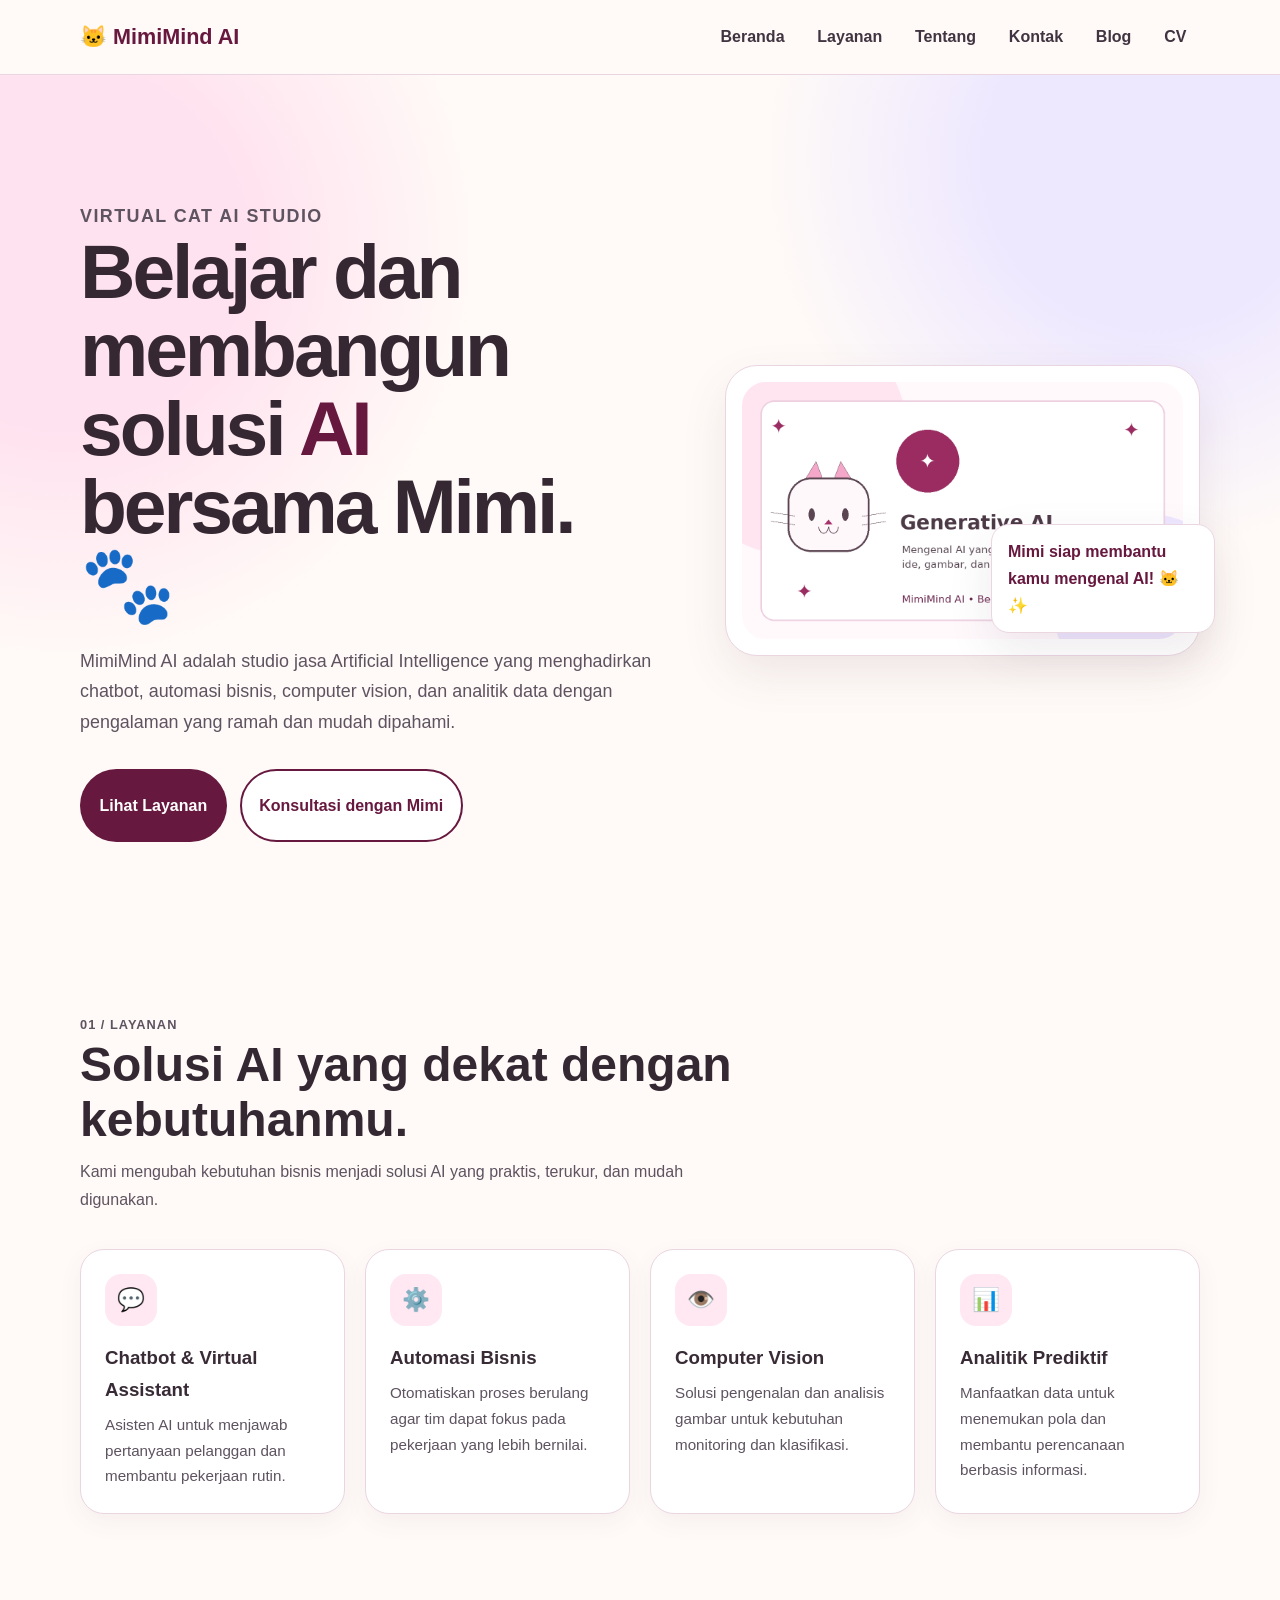
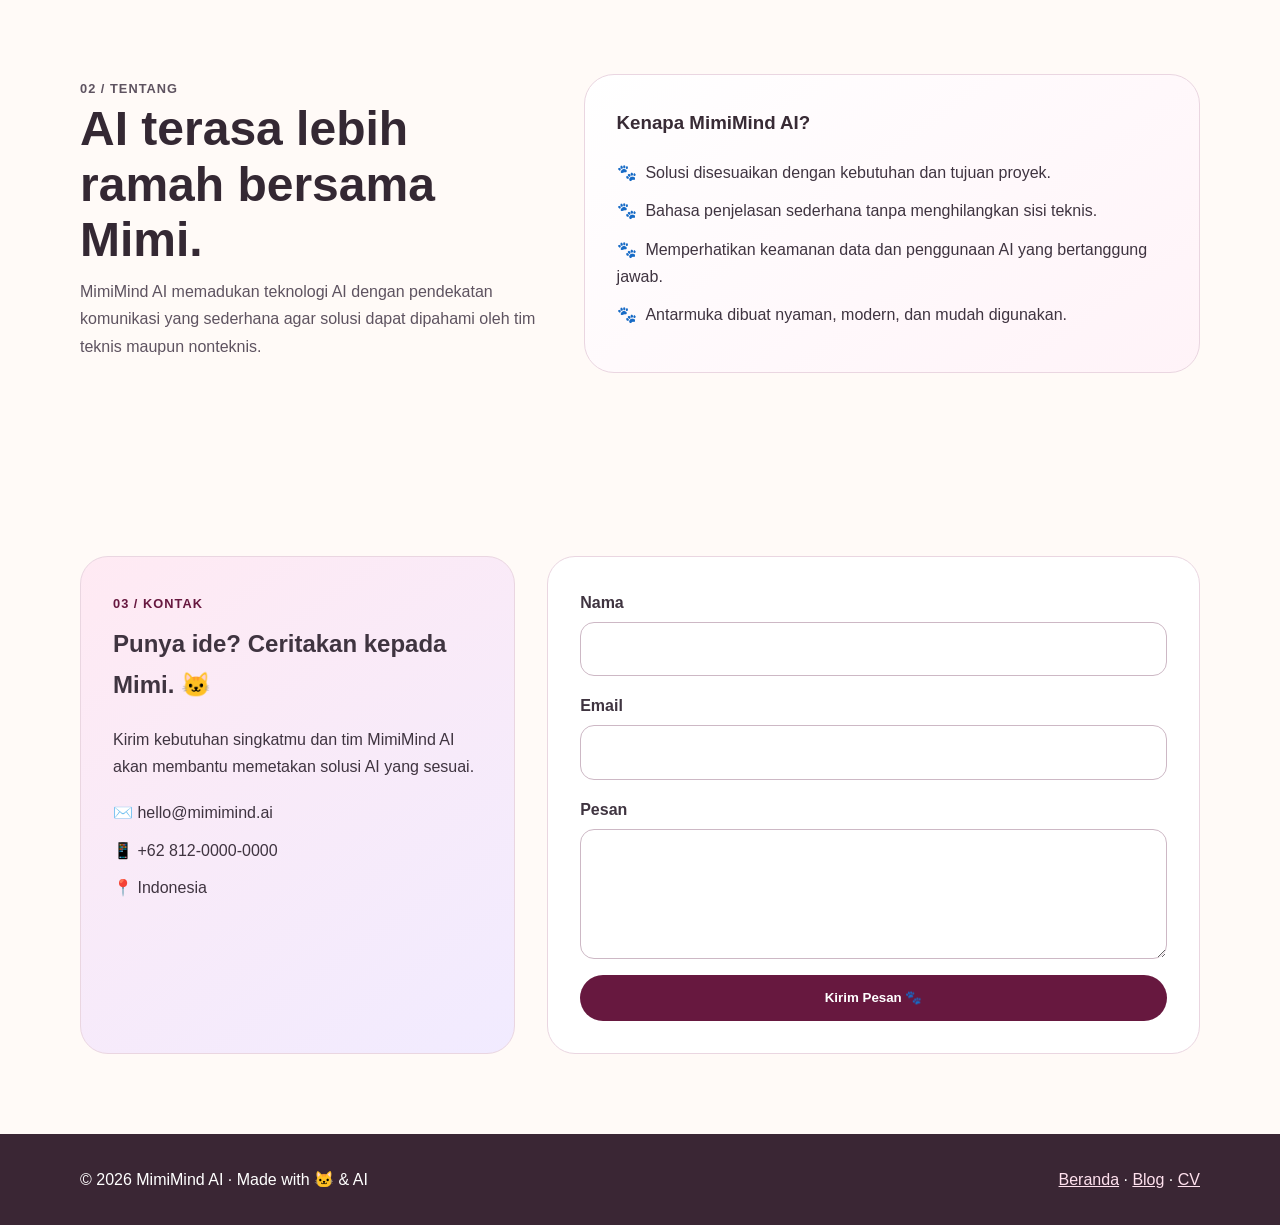
<file: index.html>
<!doctype html>
<html lang="id">
<head>
  <meta charset="utf-8">
  <meta name="viewport" content="width=device-width, initial-scale=1">
  <meta name="theme-color" content="#ffe8f2">
  <link rel="icon" href="assets/img/favicon.svg" type="image/svg+xml">
  <meta name="description" content="MimiMind AI menyediakan layanan chatbot, automasi bisnis, computer vision, dan analitik AI dengan pendekatan yang ramah.">
  <title>MimiMind AI — Virtual Cat AI Studio</title>
  <link rel="stylesheet" href="assets/css/style.css">
</head>
<body>
  <a class="skip-link" href="#main-content">Lewati ke konten utama</a>

  <!-- Header dan navigasi utama -->
  <header class="site-header">
    <nav class="navbar-custom" aria-label="Navigasi utama">
      <a class="brand" href="index.html">🐱 MimiMind AI</a>
      <ul class="nav-links">
        <li><a href="index.html">Beranda</a></li>
        <li><a href="#layanan">Layanan</a></li>
        <li><a href="#tentang">Tentang</a></li>
        <li><a href="#kontak">Kontak</a></li>
        <li><a href="blog.html">Blog</a></li>
        <li><a href="cv.html">CV</a></li>
      </ul>
    </nav>
  </header>

  <main id="main-content">
    <!-- Hero / value proposition -->
    <section class="hero" aria-labelledby="hero-title">
      <div class="container hero-grid">
        <div>
          <p class="eyebrow">Virtual Cat AI Studio</p>
          <h1 id="hero-title">Belajar dan membangun solusi <span>AI</span> bersama Mimi. 🐾</h1>
          <p>MimiMind AI adalah studio jasa Artificial Intelligence yang menghadirkan chatbot, automasi bisnis, computer vision, dan analitik data dengan pengalaman yang ramah dan mudah dipahami.</p>
          <div class="hero-actions">
            <a class="btn btn-primary" href="#layanan">Lihat Layanan</a>
            <a class="btn btn-secondary" href="#kontak">Konsultasi dengan Mimi</a>
          </div>
        </div>

        <div class="hero-card">
          <img src="assets/img/ai-generative.png" alt="Ilustrasi Mimi, kucing virtual, belajar Generative AI">
          <div class="cat-note">Mimi siap membantu kamu mengenal AI! 🐱✨</div>
        </div>
      </div>
    </section>

    <!-- Layanan AI -->
    <section class="section" id="layanan" aria-labelledby="layanan-title">
      <div class="container">
        <div class="section-heading">
          <p class="eyebrow">01 / Layanan</p>
          <h2 id="layanan-title">Solusi AI yang dekat dengan kebutuhanmu.</h2>
          <p>Kami mengubah kebutuhan bisnis menjadi solusi AI yang praktis, terukur, dan mudah digunakan.</p>
        </div>

        <div class="services-grid">
          <article class="service-card">
            <div class="icon-box" aria-hidden="true">💬</div>
            <h3>Chatbot &amp; Virtual Assistant</h3>
            <p>Asisten AI untuk menjawab pertanyaan pelanggan dan membantu pekerjaan rutin.</p>
          </article>
          <article class="service-card">
            <div class="icon-box" aria-hidden="true">⚙️</div>
            <h3>Automasi Bisnis</h3>
            <p>Otomatiskan proses berulang agar tim dapat fokus pada pekerjaan yang lebih bernilai.</p>
          </article>
          <article class="service-card">
            <div class="icon-box" aria-hidden="true">👁️</div>
            <h3>Computer Vision</h3>
            <p>Solusi pengenalan dan analisis gambar untuk kebutuhan monitoring dan klasifikasi.</p>
          </article>
          <article class="service-card">
            <div class="icon-box" aria-hidden="true">📊</div>
            <h3>Analitik Prediktif</h3>
            <p>Manfaatkan data untuk menemukan pola dan membantu perencanaan berbasis informasi.</p>
          </article>
        </div>
      </div>
    </section>

    <!-- Tentang dan keunggulan -->
    <section class="section" id="tentang" aria-labelledby="tentang-title">
      <div class="container about-grid">
        <div class="section-heading">
          <p class="eyebrow">02 / Tentang</p>
          <h2 id="tentang-title">AI terasa lebih ramah bersama Mimi.</h2>
          <p>MimiMind AI memadukan teknologi AI dengan pendekatan komunikasi yang sederhana agar solusi dapat dipahami oleh tim teknis maupun nonteknis.</p>
        </div>
        <div class="about-panel">
          <h3>Kenapa MimiMind AI?</h3>
          <ul class="check-list">
            <li>Solusi disesuaikan dengan kebutuhan dan tujuan proyek.</li>
            <li>Bahasa penjelasan sederhana tanpa menghilangkan sisi teknis.</li>
            <li>Memperhatikan keamanan data dan penggunaan AI yang bertanggung jawab.</li>
            <li>Antarmuka dibuat nyaman, modern, dan mudah digunakan.</li>
          </ul>
        </div>
      </div>
    </section>

    <!-- Kontak / CTA -->
    <section class="section" id="kontak" aria-labelledby="kontak-title">
      <div class="container contact-wrap">
        <div class="contact-info">
          <p class="eyebrow">03 / Kontak</p>
          <h2 id="kontak-title">Punya ide? Ceritakan kepada Mimi. 🐱</h2>
          <p>Kirim kebutuhan singkatmu dan tim MimiMind AI akan membantu memetakan solusi AI yang sesuai.</p>
          <ul class="contact-list">
            <li>✉️ hello@mimimind.ai</li>
            <li>📱 +62 812-0000-0000</li>
            <li>📍 Indonesia</li>
          </ul>
        </div>

        <form class="contact-form" action="#" method="post">
          <div class="form-grid">
            <div class="form-group">
              <label for="nama">Nama</label>
              <input id="nama" name="nama" type="text" autocomplete="name" required>
            </div>
            <div class="form-group">
              <label for="email">Email</label>
              <input id="email" name="email" type="email" autocomplete="email" required>
            </div>
            <div class="form-group">
              <label for="pesan">Pesan</label>
              <textarea id="pesan" name="pesan" required></textarea>
            </div>
            <button class="btn btn-primary" type="submit">Kirim Pesan 🐾</button>
          </div>
        </form>
      </div>
    </section>
  </main>

  <!-- Footer -->
  <footer class="site-footer">
    <div class="container footer-inner">
      <span>© 2026 MimiMind AI · Made with 🐱 &amp; AI</span>
      <span><a href="index.html">Beranda</a> · <a href="blog.html">Blog</a> · <a href="cv.html">CV</a></span>
    </div>
  </footer>
</body>
</html>
</file>
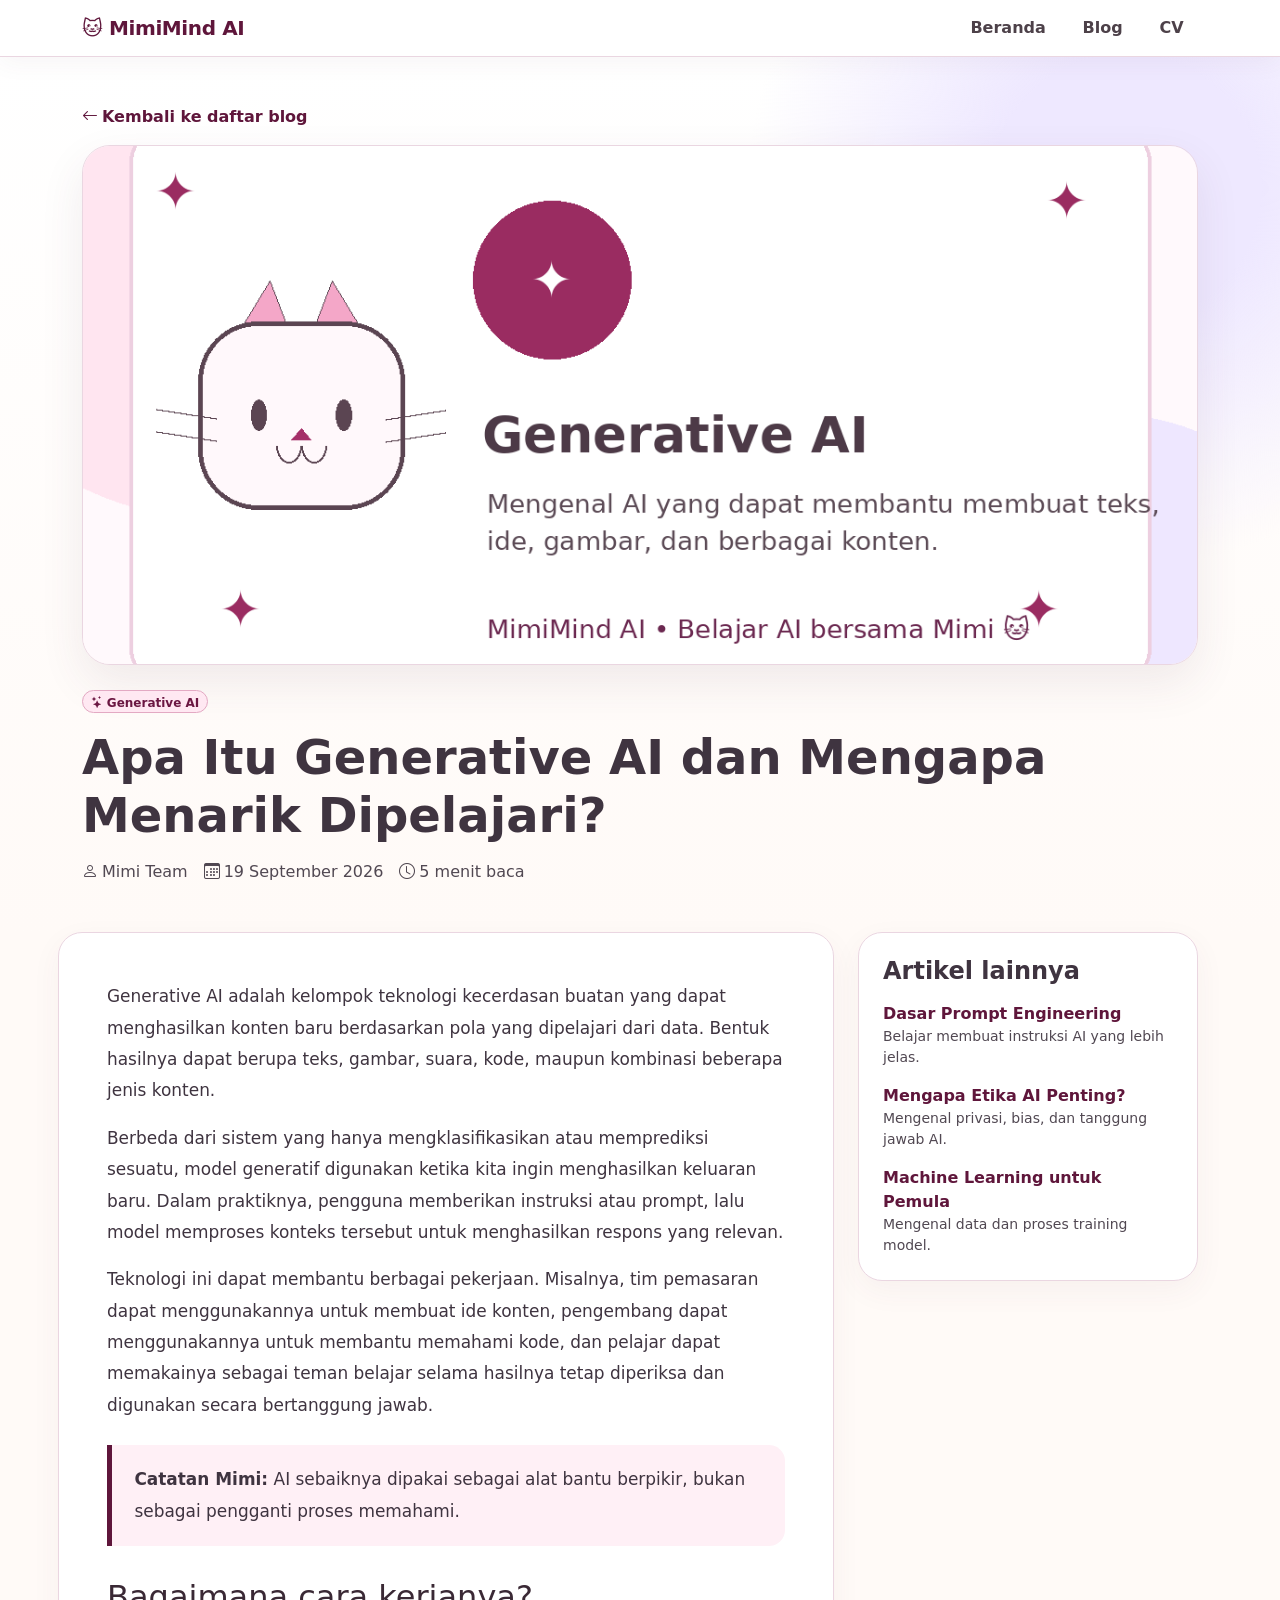
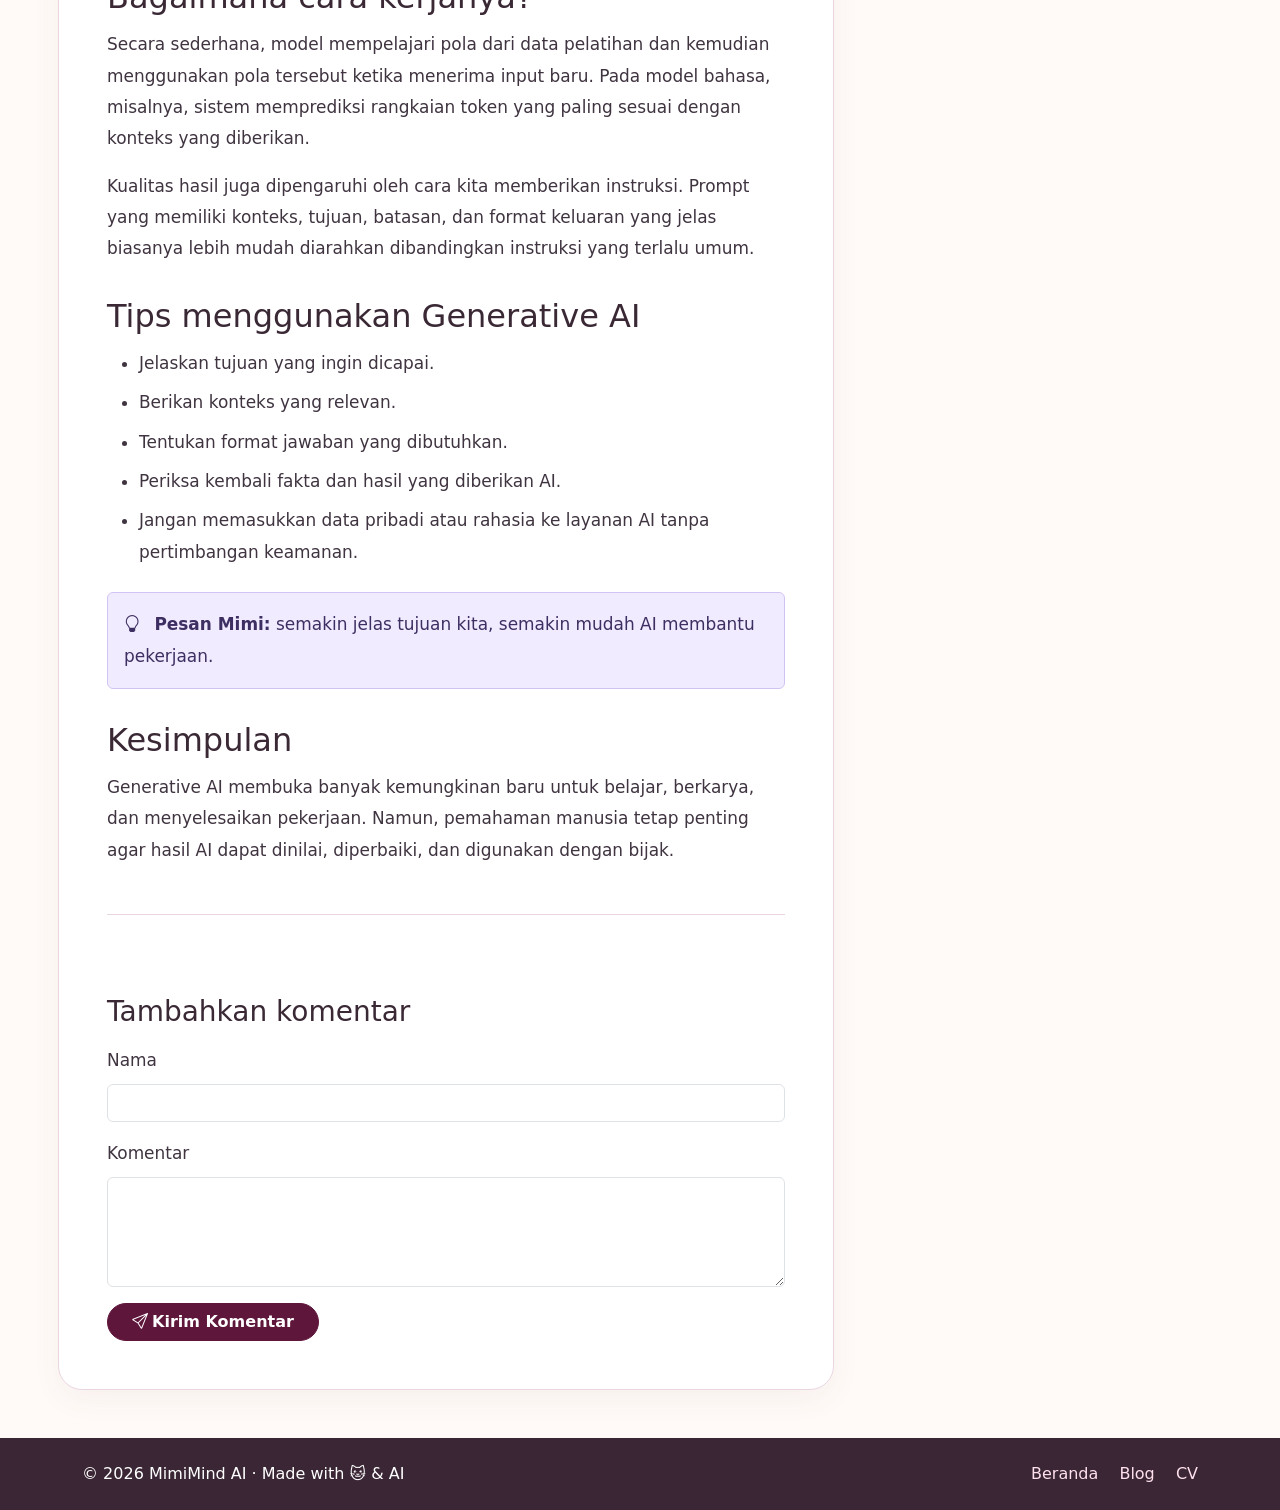
<file: blog-detail.html>
<!doctype html>
<html lang="id">
<head>
  <meta charset="utf-8">
  <meta name="viewport" content="width=device-width, initial-scale=1">
  <meta name="theme-color" content="#ffe8f2">
  <link rel="icon" href="assets/img/favicon.svg" type="image/svg+xml">
  <meta name="description" content="Artikel MimiMind AI tentang Generative AI dan cara memahami teknologi AI generatif.">
  <title>Apa Itu Generative AI? — MimiMind AI</title>
  <link rel="preconnect" href="https://cdn.jsdelivr.net" crossorigin>
  <link href="https://cdn.jsdelivr.net/npm/bootstrap@5.3.8/dist/css/bootstrap.min.css" rel="stylesheet">
  <link href="https://cdn.jsdelivr.net/npm/bootstrap-icons@1.13.1/font/bootstrap-icons.min.css" rel="stylesheet">
  <link rel="stylesheet" href="assets/css/bootstrap-custom.css">
</head>
<body class="mimi-bootstrap-page">
  <!-- Navigasi Bootstrap 5 -->
  <nav class="navbar navbar-expand-lg mimi-navbar sticky-top" aria-label="Navigasi MimiMind AI">
    <div class="container">
      <a class="navbar-brand mimi-brand" href="index.html">🐱 MimiMind <strong>AI</strong></a>
      <button class="navbar-toggler" type="button" data-bs-toggle="collapse" data-bs-target="#mainNav" aria-controls="mainNav" aria-expanded="false" aria-label="Buka navigasi">
        <i class="bi bi-list fs-3" aria-hidden="true"></i>
      </button>
      <div class="collapse navbar-collapse" id="mainNav">
        <ul class="navbar-nav ms-auto align-items-lg-center gap-lg-2">
          <li class="nav-item"><a class="nav-link" href="index.html">Beranda</a></li>
          <li class="nav-item"><a class="nav-link" href="blog.html">Blog</a></li>
          <li class="nav-item"><a class="nav-link" href="cv.html">CV</a></li>
        </ul>
      </div>
    </div>
  </nav>

  <main>
    <!-- Cover dan metadata artikel -->
    <header class="article-page-header py-5">
      <div class="container">
        <a class="related-link d-inline-block mb-3" href="blog.html"><i class="bi bi-arrow-left me-1" aria-hidden="true"></i>Kembali ke daftar blog</a>
        <img class="article-cover mb-4" src="assets/img/ai-generative.png" width="1200" height="700" alt="Ilustrasi Mimi belajar Generative AI">
        <span class="badge rounded-pill badge-mimi mb-3"><i class="bi bi-stars me-1" aria-hidden="true"></i>Generative AI</span>
        <h1 class="display-5 fw-bold">Apa Itu Generative AI dan Mengapa Menarik Dipelajari?</h1>
        <div class="d-flex flex-wrap gap-3 mimi-muted mt-3">
          <span><i class="bi bi-person me-1" aria-hidden="true"></i>Mimi Team</span>
          <time datetime="2026-09-19"><i class="bi bi-calendar3 me-1" aria-hidden="true"></i>19 September 2026</time>
          <span><i class="bi bi-clock me-1" aria-hidden="true"></i>5 menit baca</span>
        </div>
      </div>
    </header>

    <section class="pb-5">
      <div class="container">
        <div class="row g-5">
          <!-- Isi artikel -->
          <article class="col-lg-8 article-content article-shell p-4 p-md-5">
            <p>Generative AI adalah kelompok teknologi kecerdasan buatan yang dapat menghasilkan konten baru berdasarkan pola yang dipelajari dari data. Bentuk hasilnya dapat berupa teks, gambar, suara, kode, maupun kombinasi beberapa jenis konten.</p>
            <p>Berbeda dari sistem yang hanya mengklasifikasikan atau memprediksi sesuatu, model generatif digunakan ketika kita ingin menghasilkan keluaran baru. Dalam praktiknya, pengguna memberikan instruksi atau prompt, lalu model memproses konteks tersebut untuk menghasilkan respons yang relevan.</p>
            <p>Teknologi ini dapat membantu berbagai pekerjaan. Misalnya, tim pemasaran dapat menggunakannya untuk membuat ide konten, pengembang dapat menggunakannya untuk membantu memahami kode, dan pelajar dapat memakainya sebagai teman belajar selama hasilnya tetap diperiksa dan digunakan secara bertanggung jawab.</p>

            <blockquote class="mimi-blockquote my-4">
              <strong>Catatan Mimi:</strong> AI sebaiknya dipakai sebagai alat bantu berpikir, bukan sebagai pengganti proses memahami.
            </blockquote>

            <h2>Bagaimana cara kerjanya?</h2>
            <p>Secara sederhana, model mempelajari pola dari data pelatihan dan kemudian menggunakan pola tersebut ketika menerima input baru. Pada model bahasa, misalnya, sistem memprediksi rangkaian token yang paling sesuai dengan konteks yang diberikan.</p>
            <p>Kualitas hasil juga dipengaruhi oleh cara kita memberikan instruksi. Prompt yang memiliki konteks, tujuan, batasan, dan format keluaran yang jelas biasanya lebih mudah diarahkan dibandingkan instruksi yang terlalu umum.</p>

            <h2>Tips menggunakan Generative AI</h2>
            <ul>
              <li>Jelaskan tujuan yang ingin dicapai.</li>
              <li>Berikan konteks yang relevan.</li>
              <li>Tentukan format jawaban yang dibutuhkan.</li>
              <li>Periksa kembali fakta dan hasil yang diberikan AI.</li>
              <li>Jangan memasukkan data pribadi atau rahasia ke layanan AI tanpa pertimbangan keamanan.</li>
            </ul>

            <div class="alert mimi-alert my-4" role="alert">
              <i class="bi bi-lightbulb me-2" aria-hidden="true"></i>
              <strong>Pesan Mimi:</strong> semakin jelas tujuan kita, semakin mudah AI membantu pekerjaan.
            </div>

            <h2>Kesimpulan</h2>
            <p>Generative AI membuka banyak kemungkinan baru untuk belajar, berkarya, dan menyelesaikan pekerjaan. Namun, pemahaman manusia tetap penting agar hasil AI dapat dinilai, diperbaiki, dan digunakan dengan bijak.</p>

            <!-- Form komentar Bootstrap -->
            <section class="comment-box mt-5 pt-5" aria-labelledby="komentar-title">
              <h2 id="komentar-title" class="h3">Tambahkan komentar</h2>
              <form class="mt-3" action="#" method="post">
                <div class="mb-3">
                  <label class="form-label" for="nama-komentar">Nama</label>
                  <input class="form-control" id="nama-komentar" name="nama" type="text" required>
                </div>
                <div class="mb-3">
                  <label class="form-label" for="komentar">Komentar</label>
                  <textarea class="form-control" id="komentar" name="komentar" rows="4" required></textarea>
                </div>
                <button class="btn btn-mimi rounded-pill px-4" type="submit"><i class="bi bi-send me-1" aria-hidden="true"></i>Kirim Komentar</button>
              </form>
            </section>
          </article>

          <!-- Artikel terkait -->
          <aside class="col-lg-4" aria-labelledby="related-title">
            <div class="related-panel p-4 position-sticky">
              <h2 id="related-title" class="h4 fw-bold">Artikel lainnya</h2>
              <div class="mt-3">
                <a class="related-link" href="blog-detail.html">Dasar Prompt Engineering</a>
                <p class="small mimi-muted mb-3">Belajar membuat instruksi AI yang lebih jelas.</p>
                <a class="related-link" href="blog-detail.html">Mengapa Etika AI Penting?</a>
                <p class="small mimi-muted mb-3">Mengenal privasi, bias, dan tanggung jawab AI.</p>
                <a class="related-link" href="blog-detail.html">Machine Learning untuk Pemula</a>
                <p class="small mimi-muted mb-0">Mengenal data dan proses training model.</p>
              </div>
            </div>
          </aside>
        </div>
      </div>
    </section>
  </main>

  <!-- Footer -->
  <footer class="mimi-footer py-4">
    <div class="container d-flex flex-wrap justify-content-between gap-3">
      <span>© 2026 MimiMind AI · Made with 🐱 &amp; AI</span>
      <nav aria-label="Footer">
        <a class="text-decoration-none me-3" href="index.html">Beranda</a>
        <a class="text-decoration-none me-3" href="blog.html">Blog</a>
        <a class="text-decoration-none" href="cv.html">CV</a>
      </nav>
    </div>
  </footer>

  <script src="https://cdn.jsdelivr.net/npm/bootstrap@5.3.8/dist/js/bootstrap.bundle.min.js" defer></script>
</body>
</html>
</file>
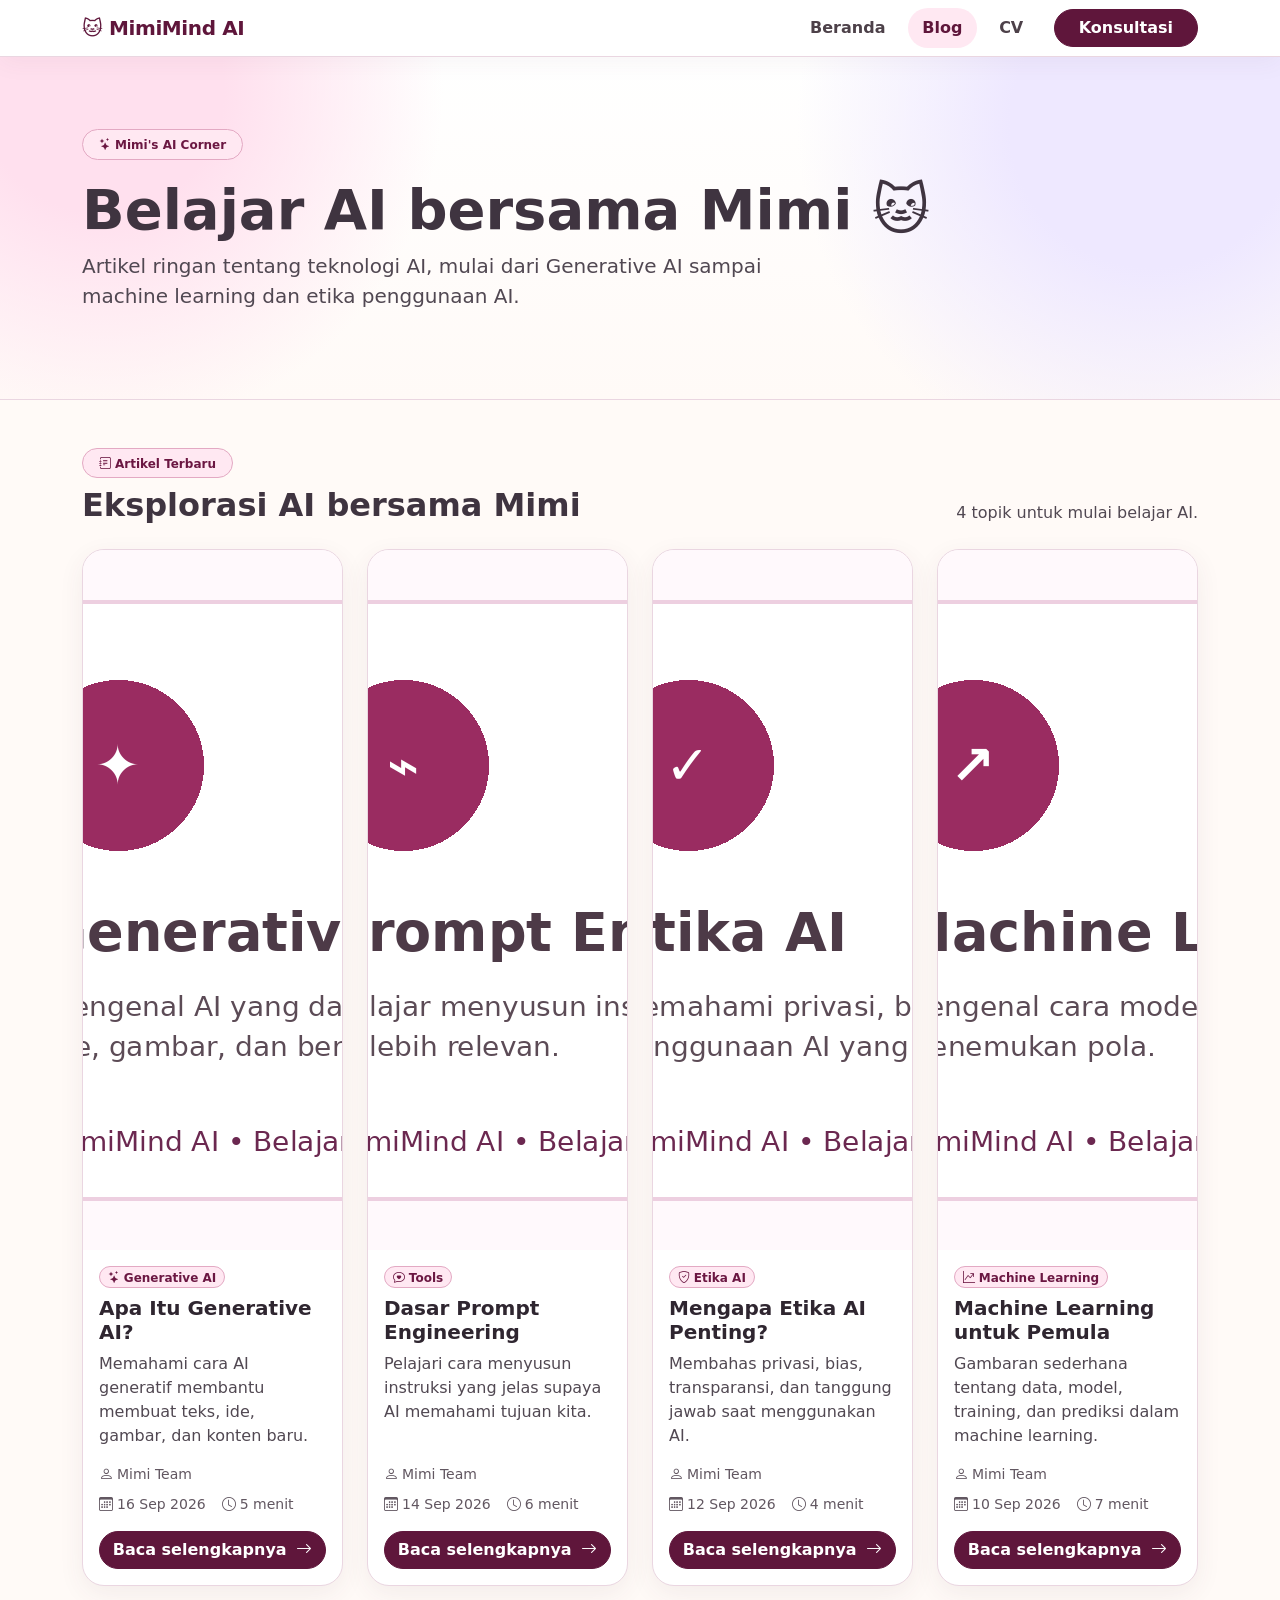
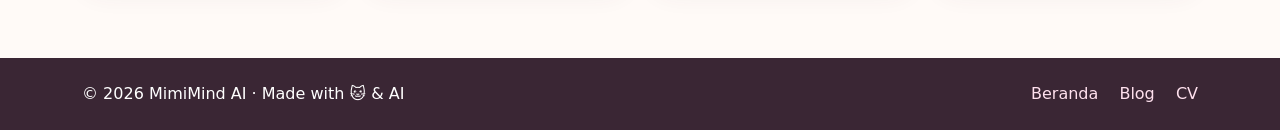
<file: blog.html>
<!doctype html>
<html lang="id">
<head>
  <meta charset="utf-8">
  <meta name="viewport" content="width=device-width, initial-scale=1">
  <meta name="theme-color" content="#ffe8f2">
  <link rel="icon" href="assets/img/favicon.svg" type="image/svg+xml">
  <meta name="description" content="Blog MimiMind AI tentang Generative AI, prompt engineering, etika AI, dan machine learning.">
  <title>Blog AI — MimiMind AI</title>
  <link rel="preconnect" href="https://cdn.jsdelivr.net" crossorigin>
  <link href="https://cdn.jsdelivr.net/npm/bootstrap@5.3.8/dist/css/bootstrap.min.css" rel="stylesheet">
  <link href="https://cdn.jsdelivr.net/npm/bootstrap-icons@1.13.1/font/bootstrap-icons.min.css" rel="stylesheet">
  <link rel="stylesheet" href="assets/css/bootstrap-custom.css">
</head>
<body class="mimi-bootstrap-page">
  <!-- Navigasi Bootstrap 5 -->
  <nav class="navbar navbar-expand-lg mimi-navbar sticky-top" aria-label="Navigasi MimiMind AI">
    <div class="container">
      <a class="navbar-brand mimi-brand" href="index.html">🐱 MimiMind <strong>AI</strong></a>
      <button class="navbar-toggler" type="button" data-bs-toggle="collapse" data-bs-target="#mainNav" aria-controls="mainNav" aria-expanded="false" aria-label="Buka navigasi">
        <i class="bi bi-list fs-3" aria-hidden="true"></i>
      </button>
      <div class="collapse navbar-collapse" id="mainNav">
        <ul class="navbar-nav ms-auto align-items-lg-center gap-lg-2">
          <li class="nav-item"><a class="nav-link" href="index.html">Beranda</a></li>
          <li class="nav-item"><a class="nav-link active" aria-current="page" href="blog.html">Blog</a></li>
          <li class="nav-item"><a class="nav-link" href="cv.html">CV</a></li>
          <li class="nav-item"><a class="btn btn-mimi rounded-pill px-4 ms-lg-2" href="index.html#kontak">Konsultasi</a></li>
        </ul>
      </div>
    </div>
  </nav>

  <main>
    <!-- Hero blog -->
    <header class="blog-hero py-5">
      <div class="container py-4">
        <span class="badge rounded-pill badge-mimi px-3 py-2 mb-3"><i class="bi bi-stars me-1" aria-hidden="true"></i>Mimi's AI Corner</span>
        <h1 class="display-4 fw-bold">Belajar AI bersama Mimi 🐱</h1>
        <p class="lead mimi-muted blog-intro">Artikel ringan tentang teknologi AI, mulai dari Generative AI sampai machine learning dan etika penggunaan AI.</p>
      </div>
    </header>

    <!-- Daftar minimal 4 artikel -->
    <section class="py-5" aria-labelledby="artikel-title">
      <div class="container">
        <div class="d-flex flex-wrap justify-content-between align-items-end gap-3 mb-4">
          <div>
            <span class="badge rounded-pill badge-mimi px-3 py-2 mb-2"><i class="bi bi-journal-text me-1" aria-hidden="true"></i>Artikel Terbaru</span>
            <h2 id="artikel-title" class="h2 fw-bold mb-0">Eksplorasi AI bersama Mimi</h2>
          </div>
          <p class="mimi-muted mb-0">4 topik untuk mulai belajar AI.</p>
        </div>
        <div class="row g-4">
          <div class="col-md-6 col-xl-3">
            <article class="card h-100 mimi-card position-relative">
              <img src="assets/img/ai-generative.png" class="card-img-top" width="1200" height="700" alt="Ilustrasi Mimi mempelajari Generative AI" loading="lazy">
              <div class="card-body d-flex flex-column">
                <span class="badge rounded-pill badge-mimi align-self-start mb-2"><i class="bi bi-stars me-1" aria-hidden="true"></i>Generative AI</span>
                <h3 class="h5 fw-bold"><a class="card-title-link" href="blog-detail.html">Apa Itu Generative AI?</a></h3>
                <p class="mimi-muted">Memahami cara AI generatif membantu membuat teks, ide, gambar, dan konten baru.</p>
                <div class="mimi-meta mt-auto">
                  <span class="me-3"><i class="bi bi-person me-1" aria-hidden="true"></i>Mimi Team</span>
                  <time datetime="2026-09-16"><i class="bi bi-calendar3 me-1" aria-hidden="true"></i>16 Sep 2026</time>
                  <span><i class="bi bi-clock me-1" aria-hidden="true"></i>5 menit</span>
                </div>
                <a class="btn btn-mimi rounded-pill mt-3" href="blog-detail.html">Baca selengkapnya <i class="bi bi-arrow-right ms-1" aria-hidden="true"></i></a>
              </div>
            </article>
          </div>

          <div class="col-md-6 col-xl-3">
            <article class="card h-100 mimi-card position-relative">
              <img src="assets/img/prompt-engineering.png" class="card-img-top" width="1200" height="700" alt="Ilustrasi Mimi belajar prompt engineering" loading="lazy">
              <div class="card-body d-flex flex-column">
                <span class="badge rounded-pill badge-mimi align-self-start mb-2"><i class="bi bi-chat-heart me-1" aria-hidden="true"></i>Tools</span>
                <h3 class="h5 fw-bold"><a class="card-title-link" href="blog-detail.html">Dasar Prompt Engineering</a></h3>
                <p class="mimi-muted">Pelajari cara menyusun instruksi yang jelas supaya AI memahami tujuan kita.</p>
                <div class="mimi-meta mt-auto">
                  <span class="me-3"><i class="bi bi-person me-1" aria-hidden="true"></i>Mimi Team</span>
                  <time datetime="2026-09-14"><i class="bi bi-calendar3 me-1" aria-hidden="true"></i>14 Sep 2026</time>
                  <span><i class="bi bi-clock me-1" aria-hidden="true"></i>6 menit</span>
                </div>
                <a class="btn btn-mimi rounded-pill mt-3" href="blog-detail.html">Baca selengkapnya <i class="bi bi-arrow-right ms-1" aria-hidden="true"></i></a>
              </div>
            </article>
          </div>

          <div class="col-md-6 col-xl-3">
            <article class="card h-100 mimi-card position-relative">
              <img src="assets/img/etika-ai.png" class="card-img-top" width="1200" height="700" alt="Ilustrasi Mimi tentang etika AI" loading="lazy">
              <div class="card-body d-flex flex-column">
                <span class="badge rounded-pill badge-mimi align-self-start mb-2"><i class="bi bi-shield-check me-1" aria-hidden="true"></i>Etika AI</span>
                <h3 class="h5 fw-bold"><a class="card-title-link" href="blog-detail.html">Mengapa Etika AI Penting?</a></h3>
                <p class="mimi-muted">Membahas privasi, bias, transparansi, dan tanggung jawab saat menggunakan AI.</p>
                <div class="mimi-meta mt-auto">
                  <span class="me-3"><i class="bi bi-person me-1" aria-hidden="true"></i>Mimi Team</span>
                  <time datetime="2026-09-12"><i class="bi bi-calendar3 me-1" aria-hidden="true"></i>12 Sep 2026</time>
                  <span><i class="bi bi-clock me-1" aria-hidden="true"></i>4 menit</span>
                </div>
                <a class="btn btn-mimi rounded-pill mt-3" href="blog-detail.html">Baca selengkapnya <i class="bi bi-arrow-right ms-1" aria-hidden="true"></i></a>
              </div>
            </article>
          </div>

          <div class="col-md-6 col-xl-3">
            <article class="card h-100 mimi-card position-relative">
              <img src="assets/img/machine-learning.png" class="card-img-top" width="1200" height="700" alt="Ilustrasi Mimi belajar machine learning" loading="lazy">
              <div class="card-body d-flex flex-column">
                <span class="badge rounded-pill badge-mimi align-self-start mb-2"><i class="bi bi-graph-up-arrow me-1" aria-hidden="true"></i>Machine Learning</span>
                <h3 class="h5 fw-bold"><a class="card-title-link" href="blog-detail.html">Machine Learning untuk Pemula</a></h3>
                <p class="mimi-muted">Gambaran sederhana tentang data, model, training, dan prediksi dalam machine learning.</p>
                <div class="mimi-meta mt-auto">
                  <span class="me-3"><i class="bi bi-person me-1" aria-hidden="true"></i>Mimi Team</span>
                  <time datetime="2026-09-10"><i class="bi bi-calendar3 me-1" aria-hidden="true"></i>10 Sep 2026</time>
                  <span><i class="bi bi-clock me-1" aria-hidden="true"></i>7 menit</span>
                </div>
                <a class="btn btn-mimi rounded-pill mt-3" href="blog-detail.html">Baca selengkapnya <i class="bi bi-arrow-right ms-1" aria-hidden="true"></i></a>
              </div>
            </article>
          </div>
        </div>
      </div>
    </section>
  </main>

  <!-- Footer -->
  <footer class="mimi-footer py-4 mt-4">
    <div class="container d-flex flex-wrap justify-content-between gap-3">
      <span>© 2026 MimiMind AI · Made with 🐱 &amp; AI</span>
      <nav aria-label="Footer">
        <a class="text-decoration-none me-3" href="index.html">Beranda</a>
        <a class="text-decoration-none me-3" href="blog.html">Blog</a>
        <a class="text-decoration-none" href="cv.html">CV</a>
      </nav>
    </div>
  </footer>

  <script src="https://cdn.jsdelivr.net/npm/bootstrap@5.3.8/dist/js/bootstrap.bundle.min.js" defer></script>
</body>
</html>
</file>
<file: assets/css/style.css>
/* =========================================================
   MimiMind AI - Shared custom stylesheet
   Landing page uses this CSS as its only styling system.
   ========================================================= */

:root {
  --mimi-pink: #8f2458;
  --mimi-pink-dark: #67183f;
  --mimi-pink-soft: #ffe8f2;
  --mimi-lavender: #eee8ff;
  --mimi-cream: #fffaf7;
  --mimi-text: #3f3440;
  --mimi-muted: #5e5360;
  --mimi-border: #ead6e1;
  --mimi-white: #ffffff;
  --mimi-shadow: 0 18px 45px rgba(91, 54, 77, 0.10);
  --mimi-radius: 24px;
}

/* ---------- Base ---------- */
html { scroll-behavior: smooth; }
body {
  margin: 0;
  font-family: Arial, Helvetica, sans-serif;
  color: var(--mimi-text);
  background: var(--mimi-cream);
  line-height: 1.7;
}
img { max-width: 100%; height: auto; }
a { color: var(--mimi-pink); }
a:hover { color: var(--mimi-pink-dark); }
:focus-visible {
  outline: 3px solid #6b4bb5;
  outline-offset: 3px;
}
.skip-link {
  position: fixed;
  left: 1rem;
  top: -5rem;
  z-index: 9999;
  background: var(--mimi-pink-dark);
  color: #fff;
  padding: .75rem 1rem;
  border-radius: 999px;
  text-decoration: none;
  font-weight: 700;
}
.skip-link:focus { top: 1rem; }

/* ---------- Landing header ---------- */
.site-header {
  position: sticky;
  top: 0;
  z-index: 1000;
  background: rgba(255,250,247,.96);
  border-bottom: 1px solid var(--mimi-border);
  backdrop-filter: blur(12px);
}
.navbar-custom {
  max-width: 1120px;
  margin: auto;
  min-height: 74px;
  padding: 0 1.25rem;
  display: flex;
  align-items: center;
  justify-content: space-between;
  gap: 1rem;
}
.brand {
  color: var(--mimi-pink-dark);
  font-size: 1.35rem;
  font-weight: 800;
  text-decoration: none;
  white-space: nowrap;
}
.nav-links {
  display: flex;
  align-items: center;
  gap: .35rem;
  list-style: none;
  padding: 0;
  margin: 0;
}
.nav-links a {
  display: block;
  padding: .55rem .85rem;
  color: var(--mimi-text);
  text-decoration: none;
  border-radius: 999px;
  font-weight: 700;
}
.nav-links a:hover,
.nav-links a:focus-visible {
  background: var(--mimi-pink-soft);
  color: var(--mimi-pink-dark);
}

/* ---------- Shared landing sections ---------- */
.container {
  width: min(1120px, calc(100% - 2rem));
  margin-inline: auto;
}
.section { padding: 5rem 0; }
.section-heading {
  max-width: 680px;
  margin-bottom: 2.25rem;
}
.eyebrow {
  display: inline-block;
  margin: 0 0 .6rem;
  color: var(--mimi-pink-dark);
  font-weight: 800;
  letter-spacing: .08em;
  text-transform: uppercase;
  font-size: .8rem;
}
.section-heading h2 {
  margin: 0 0 .7rem;
  font-size: clamp(2rem, 4vw, 3rem);
  line-height: 1.15;
  color: #342833;
}
.section-heading p { margin: 0; color: var(--mimi-muted); }

/* ---------- Hero ---------- */
.hero {
  padding: 6.5rem 0 5.5rem;
  background:
    radial-gradient(circle at 90% 10%, #eee8ff 0 12%, transparent 28%),
    radial-gradient(circle at 5% 20%, #ffe2ef 0 13%, transparent 30%),
    var(--mimi-cream);
}
.hero-grid {
  display: grid;
  grid-template-columns: 1.1fr .9fr;
  align-items: center;
  gap: 4rem;
}
.hero h1 {
  margin: 0;
  max-width: 720px;
  font-size: clamp(2.7rem, 6vw, 5.2rem);
  line-height: 1.02;
  letter-spacing: -.04em;
  color: #352832;
}
.hero h1 span { color: var(--mimi-pink-dark); }
.hero p {
  max-width: 650px;
  color: var(--mimi-muted);
  font-size: 1.12rem;
  margin: 1.4rem 0 0;
}
.hero-actions {
  display: flex;
  flex-wrap: wrap;
  gap: .8rem;
  margin-top: 2rem;
}
.btn {
  display: inline-flex;
  align-items: center;
  justify-content: center;
  gap: .45rem;
  min-height: 46px;
  padding: .7rem 1.1rem;
  border-radius: 999px;
  font-weight: 800;
  text-decoration: none;
  border: 2px solid transparent;
  transition: transform .2s ease, box-shadow .2s ease, background .2s ease;
}
.btn:hover { transform: translateY(-2px); box-shadow: 0 10px 22px rgba(91,54,77,.13); }
.btn-primary {
  background: var(--mimi-pink-dark);
  color: #fff;
}
.btn-primary:hover { color: #fff; background: #4f1230; }
.btn-secondary {
  border-color: var(--mimi-pink-dark);
  color: var(--mimi-pink-dark);
  background: #fff;
}
.btn-secondary:hover { background: var(--mimi-pink-soft); }

.hero-card {
  position: relative;
  padding: 1rem;
  background: #fff;
  border: 1px solid var(--mimi-border);
  border-radius: 32px;
  box-shadow: var(--mimi-shadow);
}
.hero-card img {
  display: block;
  width: 100%;
  border-radius: 24px;
}
.cat-note {
  position: absolute;
  right: -16px;
  bottom: 22px;
  max-width: 190px;
  padding: .8rem 1rem;
  background: #fff;
  border: 1px solid var(--mimi-border);
  border-radius: 18px;
  box-shadow: var(--mimi-shadow);
  font-weight: 800;
  color: var(--mimi-pink-dark);
}

/* ---------- Service cards ---------- */
.services-grid {
  display: grid;
  grid-template-columns: repeat(4, 1fr);
  gap: 1.25rem;
}
.service-card {
  padding: 1.5rem;
  background: #fff;
  border: 1px solid var(--mimi-border);
  border-radius: var(--mimi-radius);
  box-shadow: 0 8px 25px rgba(91,54,77,.06);
  transition: transform .2s ease, box-shadow .2s ease;
}
.service-card:hover { transform: translateY(-5px); box-shadow: var(--mimi-shadow); }
.icon-box {
  width: 52px;
  height: 52px;
  display: grid;
  place-items: center;
  border-radius: 16px;
  background: var(--mimi-pink-soft);
  color: var(--mimi-pink-dark);
  font-size: 1.4rem;
}
.service-card h3 { margin: 1rem 0 .4rem; color: #382b35; }
.service-card p { margin: 0; color: var(--mimi-muted); font-size: .95rem; }

/* ---------- About ---------- */
.about-grid {
  display: grid;
  grid-template-columns: .85fr 1.15fr;
  gap: 3rem;
  align-items: start;
}
.about-panel {
  padding: 2rem;
  background: linear-gradient(145deg,#fff,#fff3f8);
  border: 1px solid var(--mimi-border);
  border-radius: 30px;
}
.about-panel h3 { margin-top: 0; color: #382b35; }
.check-list { list-style: none; margin: 1.25rem 0 0; padding: 0; }
.check-list li { margin: .7rem 0; }
.check-list li::before { content: "🐾"; margin-right: .55rem; }

/* ---------- Contact ---------- */
.contact-wrap {
  display: grid;
  grid-template-columns: .8fr 1.2fr;
  gap: 2rem;
  align-items: stretch;
}
.contact-info, .contact-form {
  background: #fff;
  border: 1px solid var(--mimi-border);
  border-radius: 28px;
  padding: 2rem;
}
.contact-info { background: linear-gradient(145deg,#ffeaf3,#f1ebff); }
.contact-info h2 { margin-top: 0; }
.contact-list { list-style: none; padding: 0; margin: 1.2rem 0 0; }
.contact-list li { margin: .65rem 0; }
.form-grid { display: grid; gap: 1rem; }
.form-group { display: grid; gap: .35rem; }
.form-group label { font-weight: 800; }
.form-group input,
.form-group textarea {
  width: 100%;
  box-sizing: border-box;
  border: 1px solid #cdb8c5;
  border-radius: 14px;
  padding: .8rem .9rem;
  font: inherit;
  color: var(--mimi-text);
  background: #fff;
}
.form-group textarea { min-height: 130px; resize: vertical; }
.form-group input:focus,
.form-group textarea:focus {
  border-color: #6b4bb5;
  outline: 3px solid #e6ddff;
}

/* ---------- Footer ---------- */
.site-footer {
  padding: 2rem 0;
  background: #3a2634;
  color: #fff;
}
.footer-inner {
  display: flex;
  justify-content: space-between;
  gap: 1rem;
  flex-wrap: wrap;
}
.footer-inner a { color: #ffe1ee; }
.footer-inner a:hover { color: #fff; }

/* ---------- Bootstrap pages ---------- */
.mimi-bootstrap-page {
  background: var(--mimi-cream);
  color: var(--mimi-text);
}
.mimi-navbar {
  background: rgba(255,255,255,.97);
  border-bottom: 1px solid var(--mimi-border);
}
.mimi-brand {
  color: var(--mimi-pink-dark) !important;
  font-weight: 800;
}
.mimi-brand:hover { color: #4f1230 !important; }
.btn-mimi {
  background: var(--mimi-pink-dark);
  border-color: var(--mimi-pink-dark);
  color: #fff;
}
.btn-mimi:hover,
.btn-mimi:focus {
  background: #4f1230;
  border-color: #4f1230;
  color: #fff;
}
.badge-mimi {
  background: #ffe8f2;
  color: #6b1742;
  border: 1px solid #e3a9c3;
}
.mimi-card {
  border: 1px solid var(--mimi-border);
  border-radius: 22px;
  overflow: hidden;
  box-shadow: 0 8px 26px rgba(91,54,77,.07);
}
.mimi-card:hover {
  transform: translateY(-3px);
  box-shadow: var(--mimi-shadow);
}
.mimi-card .card-img-top {
  aspect-ratio: 16/9;
  object-fit: cover;
}
.mimi-muted { color: #514852 !important; }
.mimi-footer {
  background: #3a2634;
  color: #fff;
}
.mimi-footer a { color: #ffe1ee !important; }
.article-cover {
  width: 100%;
  max-height: 520px;
  object-fit: cover;
  border-radius: 28px;
  border: 1px solid var(--mimi-border);
}
.article-content {
  font-size: 1.06rem;
  line-height: 1.85;
}
.article-content h2 { color: #3a2935; margin-top: 2rem; }
.mimi-blockquote {
  border-left: 5px solid var(--mimi-pink-dark);
  background: #fff0f6;
  padding: 1.2rem 1.4rem;
  border-radius: 0 16px 16px 0;
}
.mimi-alert {
  background: #f0ebff;
  border: 1px solid #d1c4f2;
  color: #3e2f62;
}
.related-link { color: var(--mimi-pink-dark); text-decoration: none; font-weight: 800; }
.related-link:hover { color: #4f1230; text-decoration: underline; }

/* ---------- Responsive ---------- */
@media (max-width: 960px) {
  .hero-grid, .about-grid, .contact-wrap { grid-template-columns: 1fr; }
  .services-grid { grid-template-columns: repeat(2, 1fr); }
  .hero { padding-top: 4.5rem; }
  .cat-note { right: 10px; }
}
@media (max-width: 680px) {
  .navbar-custom { align-items: flex-start; padding-top: .8rem; padding-bottom: .8rem; flex-direction: column; }
  .nav-links { flex-wrap: wrap; }
  .section { padding: 3.7rem 0; }
  .hero { padding: 4rem 0; }
  .services-grid { grid-template-columns: 1fr; }
  .hero-actions .btn { width: 100%; }
  .contact-info, .contact-form { padding: 1.35rem; }
}
@media (prefers-reduced-motion: reduce) {
  html { scroll-behavior: auto; }
  *, *::before, *::after { transition: none !important; animation: none !important; }
}
</file>
